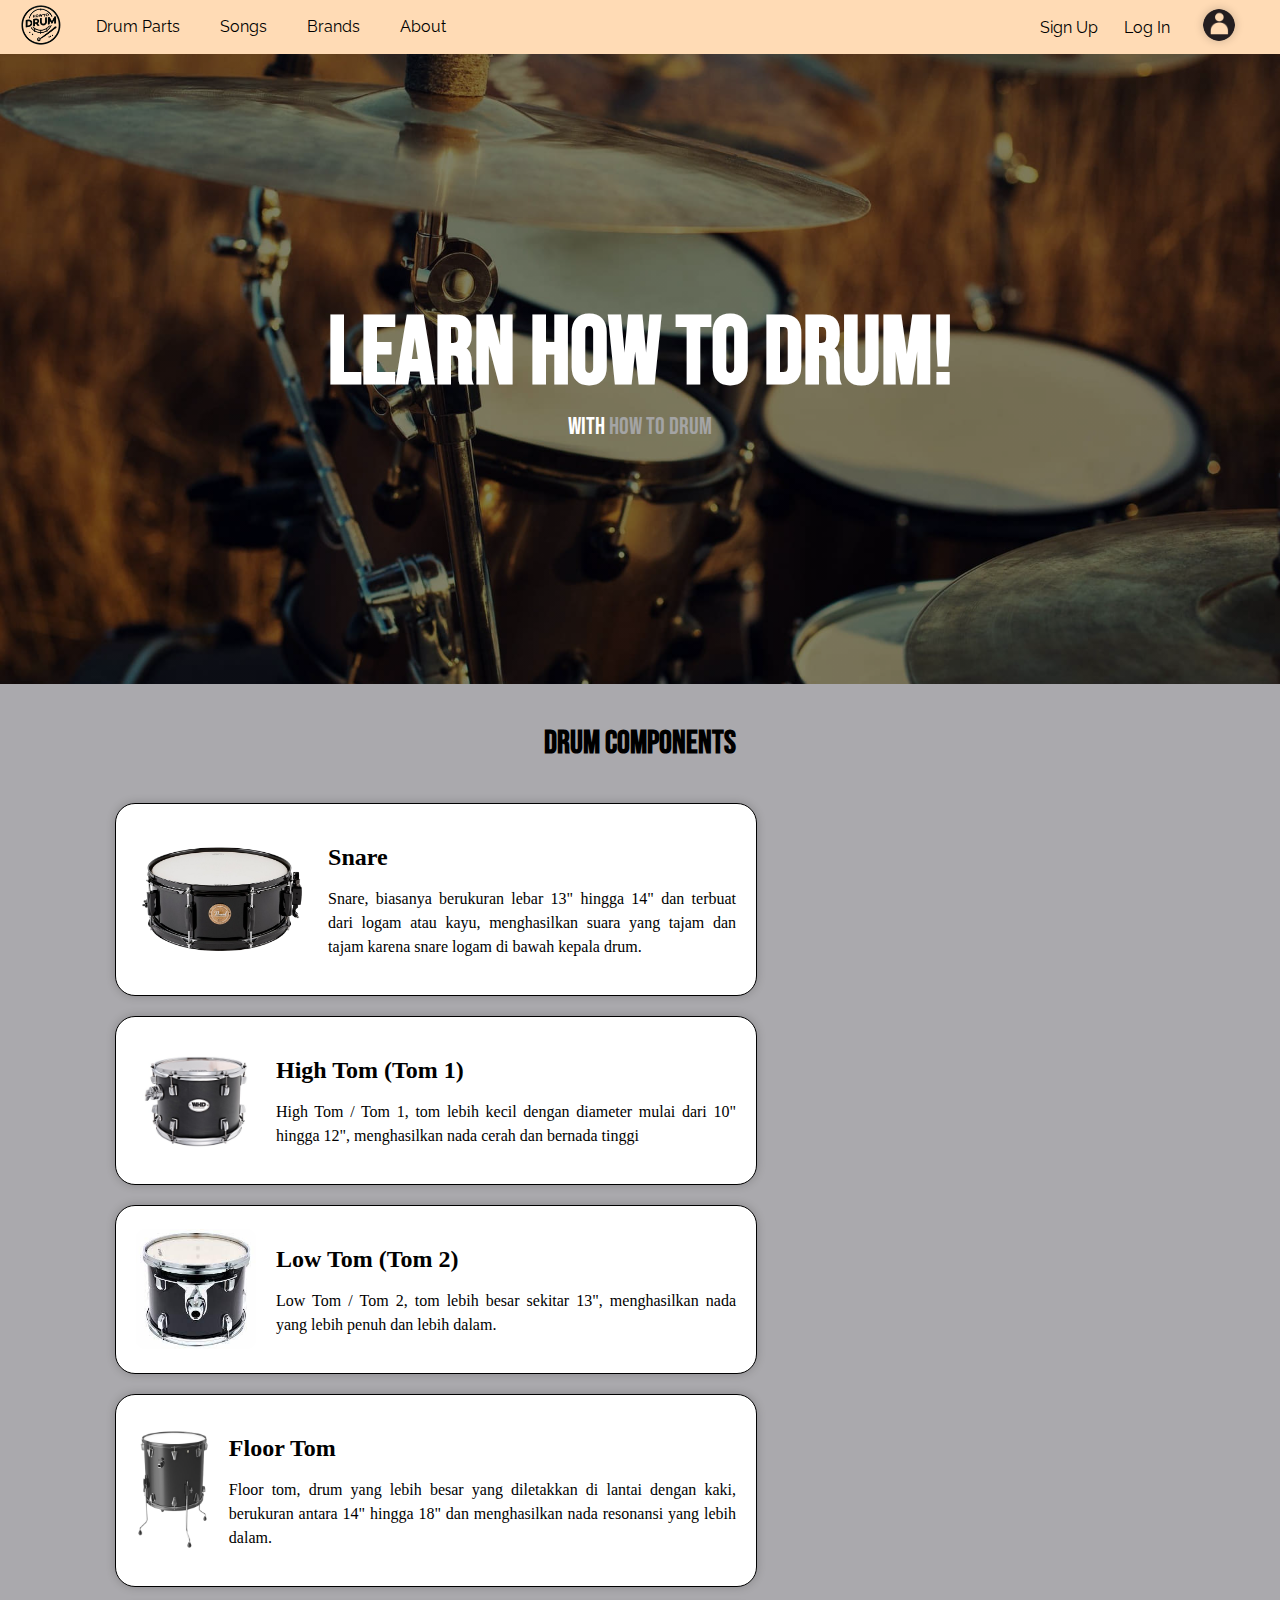
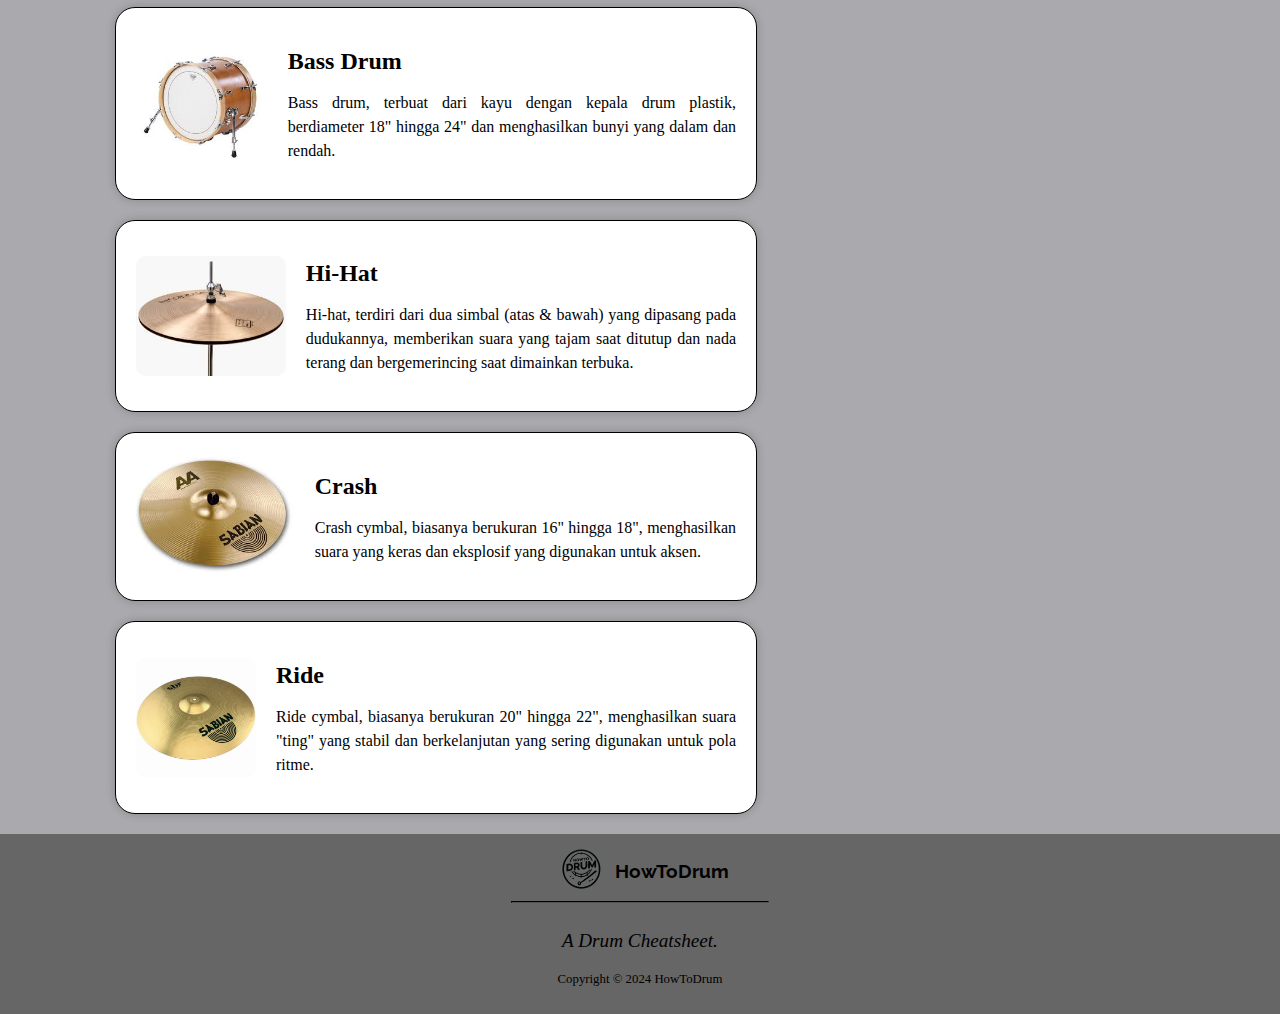
<file: index.html>
<!DOCTYPE html>
<html lang="en">
<head>
    <meta charset="UTF-8">
    <meta name="viewport" content="width=device-width, initial-scale=1.0">
    <link rel="stylesheet" href="style.css">
    <link rel="icon" type="image/png" class="tab-logo" href="img/Logo HowToDrum.png">
    <title>Home - HowToDrum</title>
</head>
<body>
    <nav>
        <div class="nav-left logo-and-items">
            <a href="index.html" class="nav-logo">
                <img src="img/Logo HowToDrum.png" alt="Logo">
            </a>
            <div class="nav-items">
                <a href="index.html">Drum Parts</a>
                <a href="songs.html">Songs</a>
                <a href="#">Brands</a>
                <a href="about.html">About</a>
            </div>
        </div>
        <div class="nav-right login-and-user">
            <a href="#" class="login-signup">Sign Up</a>
            <a href="#" class="login-signup">Log In</a>
            <a href="#" class="nav-user">
                <img src="img/User.png" alt="User">
            </a>
        </div>
    </nav>

    <header>
        <div class="header-text">
            <h1>Learn How To Drum!</h1>
            <p>With <span>How To Drum</span></p>
        </div>
    </header>

    <main>
        <section class="drum-components-section">
            <div class="section-title">
                <h1>DRUM COMPONENTS</h1>
            </div>
            <div class="component-card-container">
                <div class="component-card snare-card">
                    <img src="img/drum-component/snare.png" alt="Snare">
                    <div class="component-card-description snare-card-description">
                        <h2>Snare</h2>
                        <p>Snare, biasanya berukuran lebar 13" hingga 14" dan terbuat dari logam atau kayu, menghasilkan suara yang tajam dan tajam karena snare logam di bawah kepala drum.</p>
                    </div>
                </div>
                <div class="component-card high-tom-card">
                    <img src="img/drum-component/high-tom.jpg" alt="High Tom">
                    <div class="component-card-description floor-tom-card-description">
                        <h2>High Tom (Tom 1)</h2>
                        <p>High Tom / Tom 1, tom lebih kecil dengan diameter mulai dari 10" hingga 12", menghasilkan nada cerah dan bernada tinggi</p>
                    </div>
                </div>
                <div class="component-card low-tom-card">
                    <img src="img/drum-component/low-tom.jpg" alt="Low Tom">
                    <div class="component-card-description floor-tom-card-description">
                        <h2>Low Tom (Tom 2)</h2>
                        <p>Low Tom / Tom 2, tom lebih besar sekitar 13", menghasilkan nada yang lebih penuh dan lebih dalam.</p>
                    </div>
                </div>
                <div class="component-card floor-tom-card">
                    <img src="img/drum-component/floor-tom.png" alt="Floor Tom">
                    <div class="component-card-description floor-tom-card-description">
                        <h2>Floor Tom</h2>
                        <p>Floor tom, drum yang lebih besar yang diletakkan di lantai dengan kaki, berukuran antara 14" hingga 18" dan menghasilkan nada resonansi yang lebih dalam.</p>
                    </div>
                </div>
                <div class="component-card bass-drum-card">
                    <img src="img/drum-component/bass-drum.jpg" alt="Bass Drum">
                    <div class="component-card-description floor-tom-card-description">
                        <h2>Bass Drum</h2>
                        <p>Bass drum, terbuat dari kayu dengan kepala drum plastik, berdiameter 18" hingga 24" dan menghasilkan bunyi yang dalam dan rendah.</p>
                    </div>
                </div>
                <div class="component-card hi-hat-card">
                    <img src="img/drum-component/hihat.jpg" alt="HiHat">
                    <div class="component-card-description floor-tom-card-description">
                        <h2>Hi-Hat</h2>
                        <p>Hi-hat, terdiri dari dua simbal (atas & bawah) yang dipasang pada dudukannya, memberikan suara yang tajam saat ditutup dan nada terang dan bergemerincing saat dimainkan terbuka.</p>
                    </div>
                </div>
                <div class="component-card crash-card">
                    <img src="img/drum-component/crash.jpg" alt="Crash">
                    <div class="component-card-description floor-tom-card-description">
                        <h2>Crash</h2>
                        <p>Crash cymbal, biasanya berukuran 16" hingga 18", menghasilkan suara yang keras dan eksplosif yang digunakan untuk aksen.</p>
                    </div>
                </div><div class="component-card ride-card">
                    <img src="img/drum-component/ride.jpg" alt="Ride">
                    <div class="component-card-description floor-tom-card-description">
                        <h2>Ride</h2>
                        <p>Ride cymbal, biasanya berukuran 20" hingga 22", menghasilkan suara "ting" yang stabil dan berkelanjutan yang sering digunakan untuk pola ritme.
                        </p>
                    </div>
                </div>
            </div>
        </section>
    </main>

    <footer>
        <div class="footer-top">
            <a href="#" class="nav-logo">
                <img src="img/Logo HowToDrum.png" alt="Logo">
            </a>
            <h3>HowToDrum</h3>
        </div>
        <hr class="footer-separator">
        <div class="footer-bottom">
            <p style="font-size: 1.2rem;"><i>A Drum Cheatsheet.</i></p>
            <p style="font-size: 0.8rem">Copyright &#169 2024 HowToDrum</p>
        </div>
    </footer>
</body>
</html>
</file>
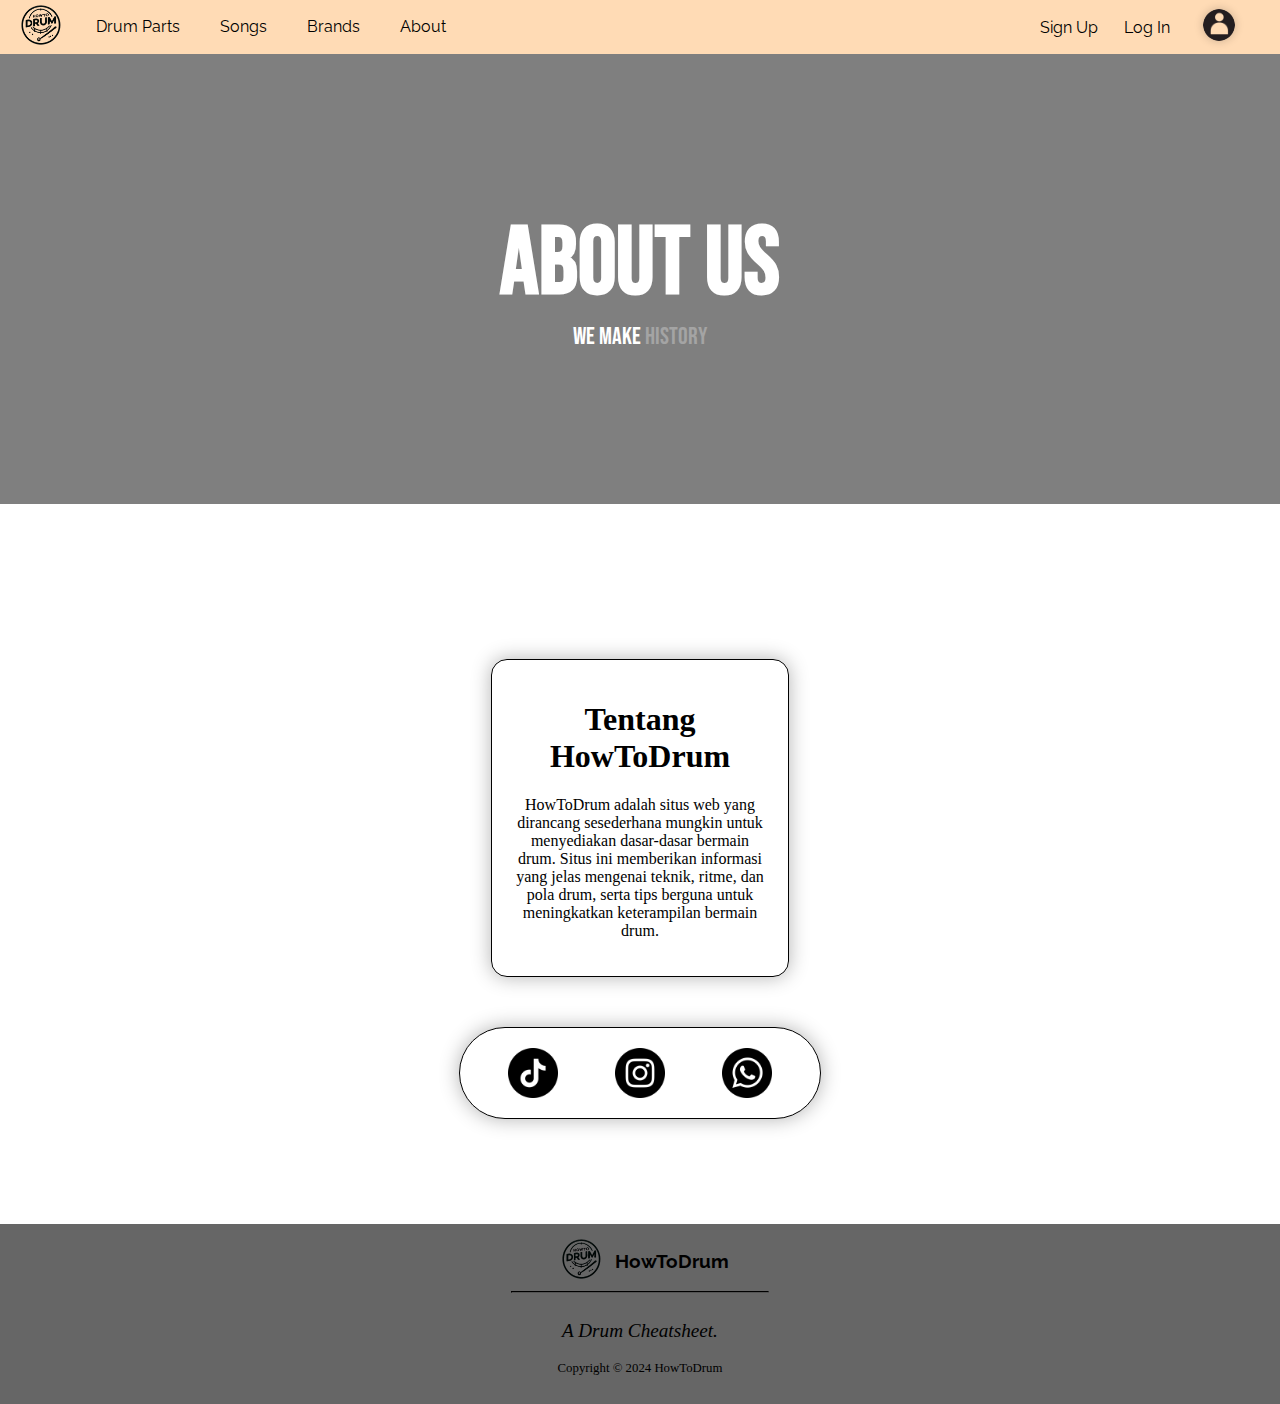
<file: about.html>
<!DOCTYPE html>
<html lang="en">
<head>
    <meta charset="UTF-8">
    <meta name="viewport" content="width=device-width, initial-scale=1.0">
    <link rel="stylesheet" href="about.css">
    <link rel="icon" type="image/png" class="tab-logo" href="img/Logo HowToDrum.png">
    <title>About - HowToDrum</title>
</head>
<body>
    <nav>
        <div class="nav-left logo-and-items">
            <a href="index.html" class="nav-logo">
                <img src="img/Logo HowToDrum.png" alt="Logo">
            </a>
            <div class="nav-items">
                <a href="index.html">Drum Parts</a>
                <a href="songs.html">Songs</a>
                <a href="#">Brands</a>
                <a href="about.html">About</a>
            </div>
        </div>
        <div class="nav-right login-and-user">
            <a href="#" class="login-signup">Sign Up</a>
            <a href="#" class="login-signup">Log In</a>
            <a href="#" class="nav-user">
                <img src="img/User.png" alt="User">
            </a>
        </div>
    </nav>

    <header>
        <div class="header-text">
            <h1>About Us</h1>
            <p>We make <span>history</span></p>
        </div>
    </header>

    <main>
        <div class="about">
            <h1>Tentang HowToDrum</h1>
            <p>HowToDrum adalah situs web yang dirancang sesederhana mungkin untuk menyediakan dasar-dasar bermain drum. Situs ini memberikan informasi yang jelas mengenai teknik, ritme, dan pola drum, serta tips berguna untuk meningkatkan keterampilan bermain drum.</p>
        </div>
        <div class="socials-container">
            <a href="https://tiktok.com">
                <img class="socials-img tiktok-img" src="img/socials/tiktok.png" alt="TikTok">
            </a>
            <a href="https://instagram.com">
                <img class="socials-img tiktok-img" src="img/socials/instagram.png" alt="Instagram">
            </a>
            <a href="https://wa.me/6281225865919">
                <img class="socials-img tiktok-img" src="img/socials/whatsapp.png" alt="Whatsapp">
            </a>
        </div>
    </main>

    <footer>
        <div class="footer-top">
            <a href="#" class="nav-logo">
                <img src="img/Logo HowToDrum.png" alt="Logo">
            </a>
            <h3>HowToDrum</h3>
        </div>
        <hr class="footer-separator">
        <div class="footer-bottom">
            <p style="font-size: 1.2rem;"><i>A Drum Cheatsheet.</i></p>
            <p style="font-size: 0.8rem">Copyright &#169 2024 HowToDrum</p>
        </div>
    </footer>
</body>
</html>
</file>
<file: style.css>
/** Bebas Neue **/
@import url('https://fonts.googleapis.com/css2?family=Bebas+Neue&family=Lato:ital,wght@0,100;0,300;0,400;0,700;0,900;1,100;1,300;1,400;1,700;1,900&display=swap');

/** Raleway **/
@import url('https://fonts.googleapis.com/css2?family=Bebas+Neue&family=Lato:ital,wght@0,100;0,300;0,400;0,700;0,900;1,100;1,300;1,400;1,700;1,900&family=Raleway:ital,wght@0,100..900;1,100..900&display=swap');

::-webkit-scrollbar {
    display: none;
}

body {
    margin: 0;
    padding: 0;
}

nav {
    display: flex;
    justify-content: space-between;
    align-items: center;
    padding: 5px 10px;
    background-color: #FFDBB5;
    position: sticky;
    top: 0;
}

.nav-left, .nav-right {
    display: flex;
    align-items: center;
}

.nav-logo img {
    height: 2.5rem;
    margin-left: 0.7rem;     
}

.nav-items {
    margin: 0 15px;
    display: flex;
    align-items: center;
}

.nav-items a {
    color: #000;
    text-decoration: none;
    margin: 0 20px;
    font-family: 'Raleway', sans-serif;
    line-height: 1.5rem;
}

.nav-right {
    margin: 0 15px;
}

.nav-right a {
    color: #000;
    text-decoration: none;
    margin: 0 20px;
    font-family: 'Raleway', sans-serif;
}

.nav-right .login-signup {
    padding: 5px 10px;
    margin: 3px;
    border-radius: 0.9rem;
    transition: all 0.15s linear;
}

.nav-right .login-signup:hover {
    background-color: white;
    box-shadow: 0 0 10px rgba(0, 0, 0, 0.7);
}

.nav-user img {
    height: 2rem;
    border-radius: 50%;
    box-shadow: 0 0 10px rgba(0, 0, 0, 0.2);
    transition: all .15s linear;
}

.nav-user img:hover {
    box-shadow: 0 0 10px rgba(0, 0, 0, 0.7);
}

header {
    background: linear-gradient(rgba(0, 0, 0, 0.5), rgba(0, 0, 0, 0.5)), url(img/Header\ Hero\ Image.jpg);
    background-size: cover;
    background-position: center;
    height: 70vh;
    display: flex;
    flex-direction: column;
    align-items: center;
    justify-content: center;
    color: white;
    text-align: center;
}

.header-text h1 {
    font-family: 'Bebas Neue', serif;
    font-size: 6rem;
    margin: 0;
}

.header-text p {
    font-family: 'Bebas Neue', serif;
    font-size: 1.5rem;
    margin: 0;
}

.header-text p span {
    color: #A4A4A4;
}

.drum-components-section {
    background-color: #aaa9ad;
    padding: 10px 115px;
}

.drum-components-section .section-title h1 {
    font-size: 2rem;
    font-weight: 700;
    font-family: 'Bebas Neue', serif;
    text-align: center;
    margin: 30px 10px;
}

.component-card-container {
    display: flex;
    flex-wrap: wrap;
    justify-content: space-between;
}

.component-card {
    display: flex;
    align-items: center;
    gap: 20px;
    padding: 20px;
    border-radius: 20px;
    background-color: #fff;
    box-shadow: 0 0 10px rgba(0, 0, 0, 0.2);
    border: 1px solid #000;
    max-width: 600px;
    margin: 10px 0;
}

.component-card img {
    height: 120px;
    border-radius: 10px;
    object-fit: cover;
}

.component-card-description {
    flex: 1;
    width: auto;
}

.component-card-description h2 {
    font-size: 1.5rem;
    margin-bottom: 10px;
    color: #000;
}

.component-card-description p {
    font-size: 1rem;
    color: #000;
    text-align: justify;
    line-height: 1.5;
}

footer {
    display: flex;
    flex-direction: column;
    text-align: center;
    align-items: center;
    justify-content: center;
    padding: 15px 0;
    background-color: #666666; 
}

.footer-top {
    display: flex;
    align-items: center;
}

.footer-top a, h3 {
    margin: 0 7px;
    font-family: 'Raleway', sans-serif;
}

.footer-separator {
    width: 20%;
    border-color: black;
}
</file>
<file: about.css>
/** Bebas Neue **/
@import url('https://fonts.googleapis.com/css2?family=Bebas+Neue&family=Lato:ital,wght@0,100;0,300;0,400;0,700;0,900;1,100;1,300;1,400;1,700;1,900&display=swap');

/** Raleway **/
@import url('https://fonts.googleapis.com/css2?family=Bebas+Neue&family=Lato:ital,wght@0,100;0,300;0,400;0,700;0,900;1,100;1,300;1,400;1,700;1,900&family=Raleway:ital,wght@0,100..900;1,100..900&display=swap');

::-webkit-scrollbar {
    display: none;
}

body {
    margin: 0;
    padding: 0;
}

nav {
    display: flex;
    justify-content: space-between;
    align-items: center;
    padding: 5px 10px;
    background-color: #FFDBB5;
    position: sticky;
    top: 0;
}

.nav-left, .nav-right {
    display: flex;
    align-items: center;
}

.nav-logo img {
    height: 2.5rem;
    margin-left: 0.7rem;     
}

.nav-items {
    margin: 0 15px;
    display: flex;
    align-items: center;
}

.nav-items a {
    color: #000;
    text-decoration: none;
    margin: 0 20px;
    font-family: 'Raleway', sans-serif;
    line-height: 1.5rem;
}

.nav-right {
    margin: 0 15px;
}

.nav-right a {
    color: #000;
    text-decoration: none;
    margin: 0 20px;
    font-family: 'Raleway', sans-serif;
}

.nav-right .login-signup {
    padding: 5px 10px;
    margin: 3px;
    border-radius: 0.9rem;
    transition: all 0.15s linear;
}

.nav-right .login-signup:hover {
    background-color: white;
    box-shadow: 0 0 10px rgba(0, 0, 0, 0.7);
}

.nav-user img {
    height: 2rem;
    border-radius: 50%;
    box-shadow: 0 0 10px rgba(0, 0, 0, 0.2);
    transition: all .15s linear;
}

.nav-user img:hover {
    box-shadow: 0 0 10px rgba(0, 0, 0, 0.7);
}

header {
    background: linear-gradient(rgba(0, 0, 0, 0.5), rgba(0, 0, 0, 0.5)), url(https://images.squarespace-cdn.com/content/v1/5a4ab9b329f1876b4a37c3f5/1678199537788-47ZR4MMCIRCWRMMZ3Q8Y/unsplash-image-9lfubBqLbRc.jpg);
    background-size: cover;
    background-position: center;
    height: 50vh;
    display: flex;
    flex-direction: column;
    align-items: center;
    justify-content: center;
    color: white;
    text-align: center;
}

.header-text h1 {
    font-family: 'Bebas Neue', serif;
    font-size: 6rem;
    margin: 0;
}

.header-text p {
    font-family: 'Bebas Neue', serif;
    font-size: 1.5rem;
    margin: 0;
}

.header-text p span {
    color: #A4A4A4;
}

main {
    display: flex;
    flex-direction: column;
    text-align: center;
    align-items: center;
    justify-content: center; 
    height: 80vh;
}

.about {
    width: 20vw;
    margin: 50px 0;
    padding: 20px;
    border: solid 1px #010101;
    border-radius: 1rem;
    box-shadow: 0 0 20px rgba(0, 0, 0, 0.3);
}

.socials-container {
    display: flex;
    flex-wrap: nowrap;
    padding: 20px;
    width: 25vw;
    background-color: white;
    border: solid 1px #010101;
    border-radius: 5rem;
    box-shadow: 0 0 20px rgba(0, 0, 0, 0.3);    
}

.socials-container a {
    text-decoration: none;
    color: black;
    background-color: white;
    flex: 1;
    display: flex;
    justify-content: center;
    align-items: center;
    text-align: center;
    height: 100%;
    transition: all .15s linear;
}

.socials-container a:hover {
    transform: scale(1.1);
}

.socials-section {
    flex: 1;
    display: flex;
    justify-content: center;
    align-items: center;
    text-align: center;
    height: 100%;
    background-color: white;
}

.socials-img {
    height: 50px;
}

.tiktok-section {
    background-color: whitesmoke;
}

.instagram-section {
    background-color: whitesmoke;
}

.whatsapp-section {
    background-color: whitesmoke;
}

footer {
    display: flex;
    flex-direction: column;
    text-align: center;
    align-items: center;
    justify-content: center;
    padding: 15px 0;
    background-color: #666666; 
}

.footer-top {
    display: flex;
    align-items: center;
}

.footer-top a, h3 {
    margin: 0 7px;
    font-family: 'Raleway', sans-serif;
}

.footer-separator {
    width: 20%;
    border-color: black;
}
</file>
